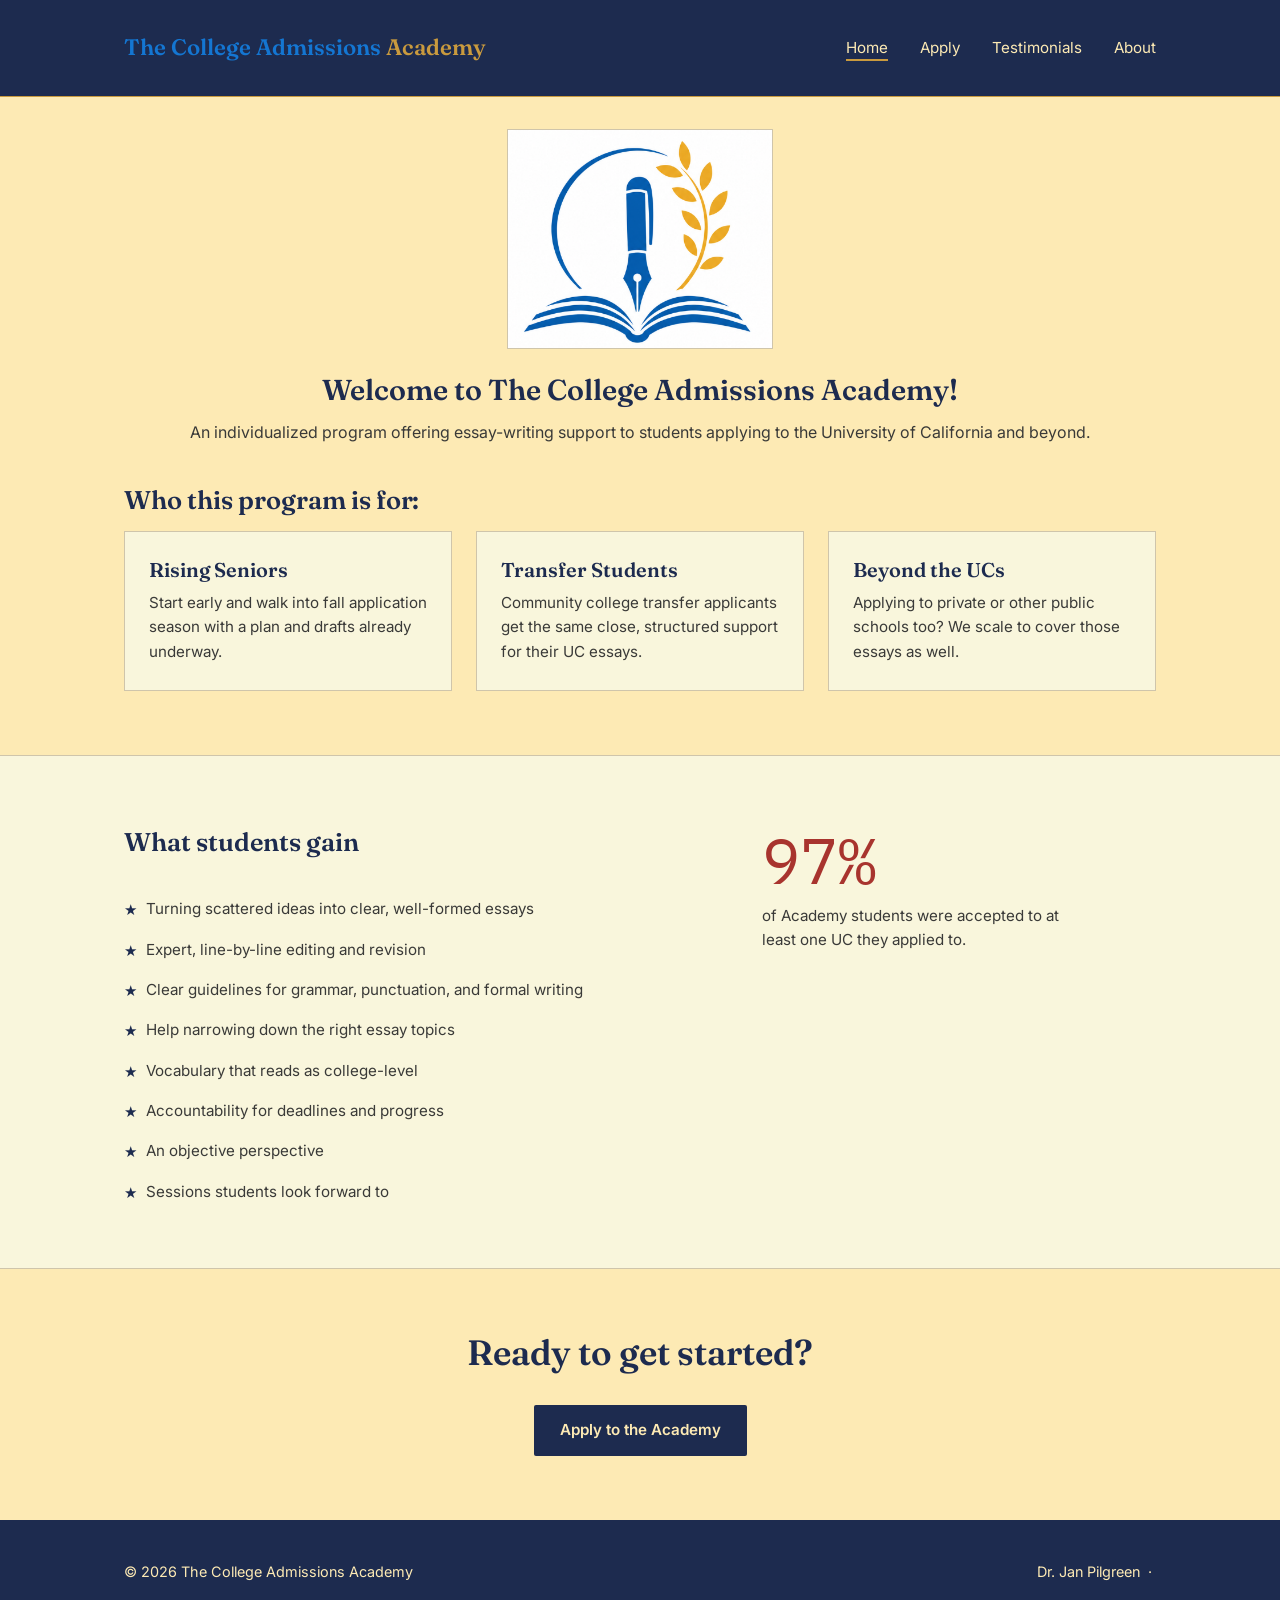
<file: index.html>
<!DOCTYPE html>
<html lang="en">
<head>
    <meta charset="UTF-8">
    <meta name="viewport" content="width=device-width, initial-scale=1.0">
    <title>The College Admissions Academy</title>
    <link rel="stylesheet" href="styles.css">
</head>
<body>

    <header>
        <nav>
            <a href="index.html" class="logo">The College Admissions <span>Academy</span></a>
            <ul class="nav-links">
                <li><a href="index.html" class="active">Home</a></li>
                <li><a href="apply.html">Apply</a></li>
                <li><a href="testimonials.html">Testimonials</a></li>
                <li><a href="about-tutor.html">About</a></li>
                
            </ul>
            <button class="nav-toggle" aria-label="Toggle menu" onclick="this.closest('nav').querySelector('.nav-links').classList.toggle('open')">
                <span></span><span></span><span></span>
            </button>
        </nav>
    </header>
 
 
    <!-- What it is -->
    <section class="home-intro">
        <div class="container">
            <div class="intro-grid">
                <div class="intro-image">
                    <img src="logo_placeholder.png" alt="The College Admissions Academy">
                </div>

                <div class="section-head">
                    <h4>Welcome to The College Admissions Academy!</h4>
                    <p style="margin-top: 14px;">
                        An individualized program offering essay-writing support to students
                        applying to the University of California and beyond.
                    </p>
                </div>
            </div>

            <h5 class="audience-heading">Who this program is for:</h5>

            <div class="cards">
                <div class="card">
                    <h3>Rising Seniors</h3>
                    <p>Start early and walk into fall application season with a plan and drafts already underway.</p>
                </div>
                <div class="card">
                    <h3>Transfer Students</h3>
                    <p>Community college transfer applicants get the same close, structured support for their UC essays.</p>
                </div>
                <div class="card">
                    <h3>Beyond the UCs</h3>
                    <p>Applying to private or other public schools too? We scale to cover those essays as well.</p>
                </div>
            </div>
        </div>
    </section>
 
    <!-- Results -->
    <section class="alt">
        <div class="container">
            <div class="results-layout">
                <div class="results-content">
                    <div class="section-head">
                        <h5>What students gain</h5>
                    </div>

                    <ul class="advantages">
                        <li>Turning scattered ideas into clear, well-formed essays</li>
                        <li>Expert, line-by-line editing and revision</li>
                        <li>Clear guidelines for grammar, punctuation, and formal writing</li>
                        <li>Help narrowing down the right essay topics</li>
                        <li>Vocabulary that reads as college-level</li>
                        <li>Accountability for deadlines and progress</li>
                        <li>An objective perspective</li>
                        <li>Sessions students look forward to</li>
                    </ul>
                </div>

                <div class="headline-stat">
                    <span class="number mono-stat"><span data-key="success_rate">97</span>%</span>
                    <span class="label">of Academy students were accepted to at least one UC they applied to.</span>
                </div>
            </div>
        </div>
    </section>


 
    <!-- CTA -->
    <section>
        <div class="container" style="text-align: center;">
            <h2>Ready to get started?</h2>
            <a href="apply.html" class="btn btn-primary" style="margin-top: 32px; display: inline-block;">Apply to the Academy</a>
        </div>
    </section>
 
    <footer>
        <div class="container">
            <span>&copy; 2026 The College Admissions Academy</span>
            <span>Dr. Jan Pilgreen &nbsp;&middot;&nbsp; <a href="mailto:jpilgreen1006@gmail.com" data-key="email_address" data-mailto></a></span>
        </div>
    </footer>
    

    <script src="data.js"></script>

    
</body>
</html>
</file>
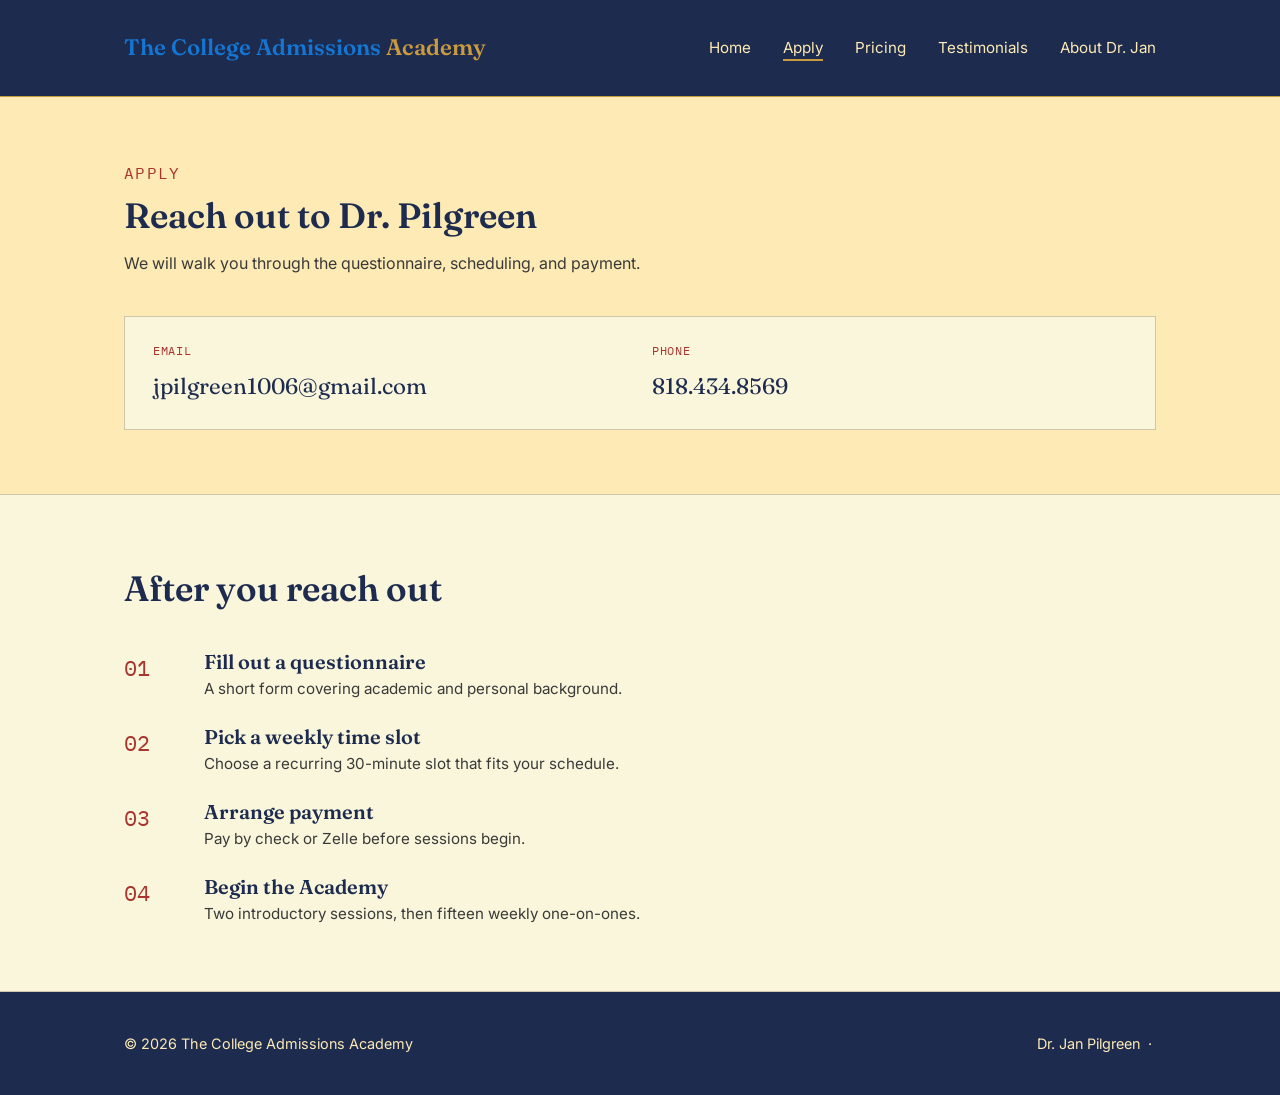
<file: apply(relic).html>
<!DOCTYPE html>
<html lang="en">
<head>
    <meta charset="UTF-8">
    <meta name="viewport" content="width=device-width, initial-scale=1.0">
    <title>Apply | The College Admissions Academy</title>
    <link rel="stylesheet" href="styles.css">
</head>
<body>
 
    <header>
        <nav>
            <a href="index.html" class="logo">The College Admissions <span>Academy</span></a>
            <ul class="nav-links">
                <li><a href="index.html">Home</a></li>
                <li><a href="apply.html" class="active">Apply</a></li>
                <li><a href="pricing.html">Pricing</a></li>
                <li><a href="testimonials.html">Testimonials</a></li>
                <li><a href="about-tutor.html">About Dr. Jan</a></li>
            </ul>
            <button class="nav-toggle" aria-label="Toggle menu" onclick="this.closest('nav').querySelector('.nav-links').classList.toggle('open')">
                <span></span><span></span><span></span>
            </button>
        </nav>
    </header>
 
    <!-- Contact block -->
    <section>
        <div class="container">
            <div class="section-head">
                <p class="eyebrow">Apply</p>
                <h2>Reach out to Dr. Pilgreen</h2>
                <p style="margin-top: 14px;">
                    We will walk
                    you through the questionnaire, scheduling, and payment.
                </p>
            </div>
 
            <div class="contact-card">
                <div>
                    <span class="contact-label">Email</span>
                    <a class="contact-value" href="mailto:jpilgreen1006@gmail.com">
                        jpilgreen1006@gmail.com
                    </a>
                </div>
                <div>
                    <span class="contact-label">Phone</span>
                    <a class="contact-value" href="tel:8184348569">
                        818.434.8569
                    </a>
                </div>
            </div>
        </div>
        </div>
    </section>
 
    <!-- Process -->
    <section class="alt">
        <div class="container">
            <div class="section-head">
                <h2>After you reach out</h2>
            </div>
 
            <ol class="steps">
                <li>
                    <span class="step-number">01</span>
                    <div>
                        <h3>Fill out a questionnaire</h3>
                        <p>A short form covering academic and personal background.</p>
                    </div>
                </li>
                <li>
                    <span class="step-number">02</span>
                    <div>
                        <h3>Pick a weekly time slot</h3>
                        <p>Choose a recurring 30-minute slot that fits your schedule.</p>
                    </div>
                </li>
                <li>
                    <span class="step-number">03</span>
                    <div>
                        <h3>Arrange payment</h3>
                        <p>Pay by check or Zelle before sessions begin.</p>
                    </div>
                </li>
                <li>
                    <span class="step-number">04</span>
                    <div>
                        <h3>Begin the Academy</h3>
                        <p>Two introductory sessions, then fifteen weekly one-on-ones.</p>
                    </div>
                </li>
            </ol>
        </div>
    </section>
 
    <footer>
        <div class="container">
            <span>&copy; 2026 The College Admissions Academy</span>
            <span>Dr. Jan Pilgreen &nbsp;&middot;&nbsp; <a href="mailto:jpilgreen1006@gmail.com" data-key="email_address" data-mailto></a></span>
        </div>
    </footer>
 
    <script src="data.js"></script>
</body>
</html>
</file>
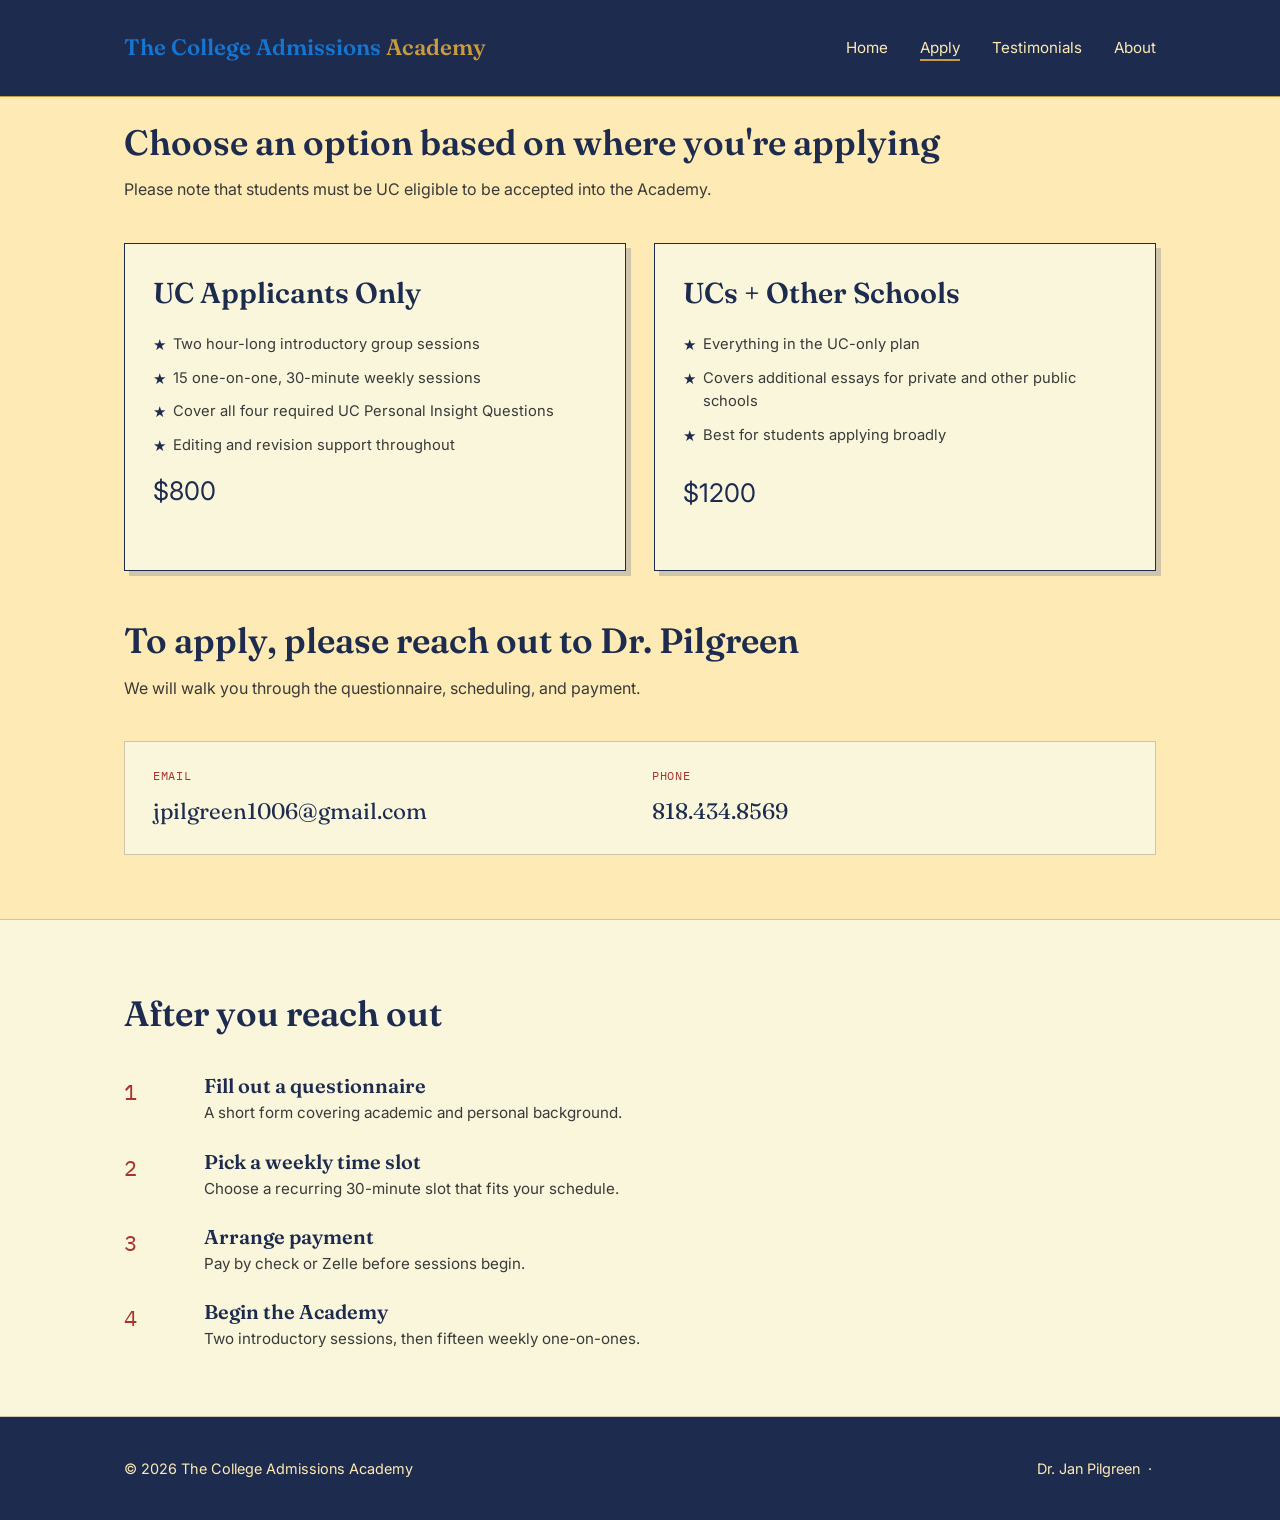
<file: apply.html>
<!DOCTYPE html>
<html lang="en">
<head>
    <meta charset="UTF-8">
    <meta name="viewport" content="width=device-width, initial-scale=1.0">
    <title>Apply | The College Admissions Academy</title>
    <link rel="stylesheet" href="styles.css">
</head>
<body>
 
    <header>
        <nav>
            <a href="index.html" class="logo">The College Admissions <span>Academy</span></a>
            <ul class="nav-links">
                <li><a href="index.html">Home</a></li>
                <li><a href="apply.html" class="active">Apply</a></li>
                <li><a href="testimonials.html">Testimonials</a></li>
                <li><a href="about-tutor.html">About</a></li>
            </ul>
            <button class="nav-toggle" aria-label="Toggle menu" onclick="this.closest('nav').querySelector('.nav-links').classList.toggle('open')">
                <span></span><span></span><span></span>
            </button>
        </nav>
    </header>
 
    <!-- Pricing intro -->
    <section class="pricing-options">
        <div class="container">
            <div class="section-head">
                <h2>Choose an option based on where you're applying</h2>
                <p style="margin-top: 14px;">
                    Please note that students must be UC eligible to be accepted into the Academy.
                </p>
            </div>
 
            <div class="pricing-cards">
                <div class="price-card price-card-highlight">
                    <h4 class="uc-plan-heading">UC Applicants Only</h4>
                    <ul class="price-features">
                        <li>Two hour-long introductory group sessions</li>
                        <li>15 one-on-one, 30-minute weekly sessions</li>
                        <li>Cover all four required UC Personal Insight Questions</li>
                        <li>Editing and revision support throughout</li>
                        <p class="price-amount mono-stat">$<span data-key="UCprice">800</span></p>

                    </ul>
                </div>
 
                <div class="price-card price-card-highlight">
                    <h4 class="uc-plan-heading">UCs + Other Schools</h4>
                    <ul class="price-features">
                        <li>Everything in the UC-only plan</li>
                        <li>Covers additional essays for private and other public schools</li>
                        <li>Best for students applying broadly</li>
                    </ul>
                    <p class="price-amount mono-stat">$<span data-key="all_schools_price">1200</span></p>

                </div>
            </div>
        </div>
    </section>
 


    <section class="pricing-contact">
        <div class="container">
            <div class="section-head">
                <h2>To apply, please reach out to Dr. Pilgreen</h2>
                <p style="margin-top: 14px;">
                    We will walk
                    you through the questionnaire, scheduling, and payment.
                </p>
            </div>
 
            <div class="contact-card">
                <div>
                    <span class="contact-label">Email</span>
                    <a class="contact-value" href="mailto:jpilgreen1006@gmail.com">
                        jpilgreen1006@gmail.com
                    </a>
                </div>
                <div>
                    <span class="contact-label">Phone</span>
                    <a class="contact-value" href="tel:8184348569">
                        818.434.8569
                    </a>
                </div>
            </div>
        </div>
    </section>

    <!-- Process -->
    <section class="alt">
        <div class="container">
            <div class="section-head">
                <h2>After you reach out</h2>
            </div>
 
            <ol class="steps">
                <li>
                    <span class="step-number">1</span>
                    <div>
                        <h3>Fill out a questionnaire</h3>
                        <p>A short form covering academic and personal background.</p>
                    </div>
                </li>
                <li>
                    <span class="step-number">2</span>
                    <div>
                        <h3>Pick a weekly time slot</h3>
                        <p>Choose a recurring 30-minute slot that fits your schedule.</p>
                    </div>
                </li>
                <li>
                    <span class="step-number">3</span>
                    <div>
                        <h3>Arrange payment</h3>
                        <p>Pay by check or Zelle before sessions begin.</p>
                    </div>
                </li>
                <li>
                    <span class="step-number">4</span>
                    <div>
                        <h3>Begin the Academy</h3>
                        <p>Two introductory sessions, then fifteen weekly one-on-ones.</p>
                    </div>
                </li>
            </ol>
        </div>
    </section>
 
    <footer>
        <div class="container">
            <span>&copy; 2026 The College Admissions Academy</span>
            <span>Dr. Jan Pilgreen &nbsp;&middot;&nbsp; <a href="mailto:jpilgreen1006@gmail.com" data-key="email_address" data-mailto></a></span>
        </div>
    </footer>
 
    <script src="data.js"></script>
</body>
</html>
</file>
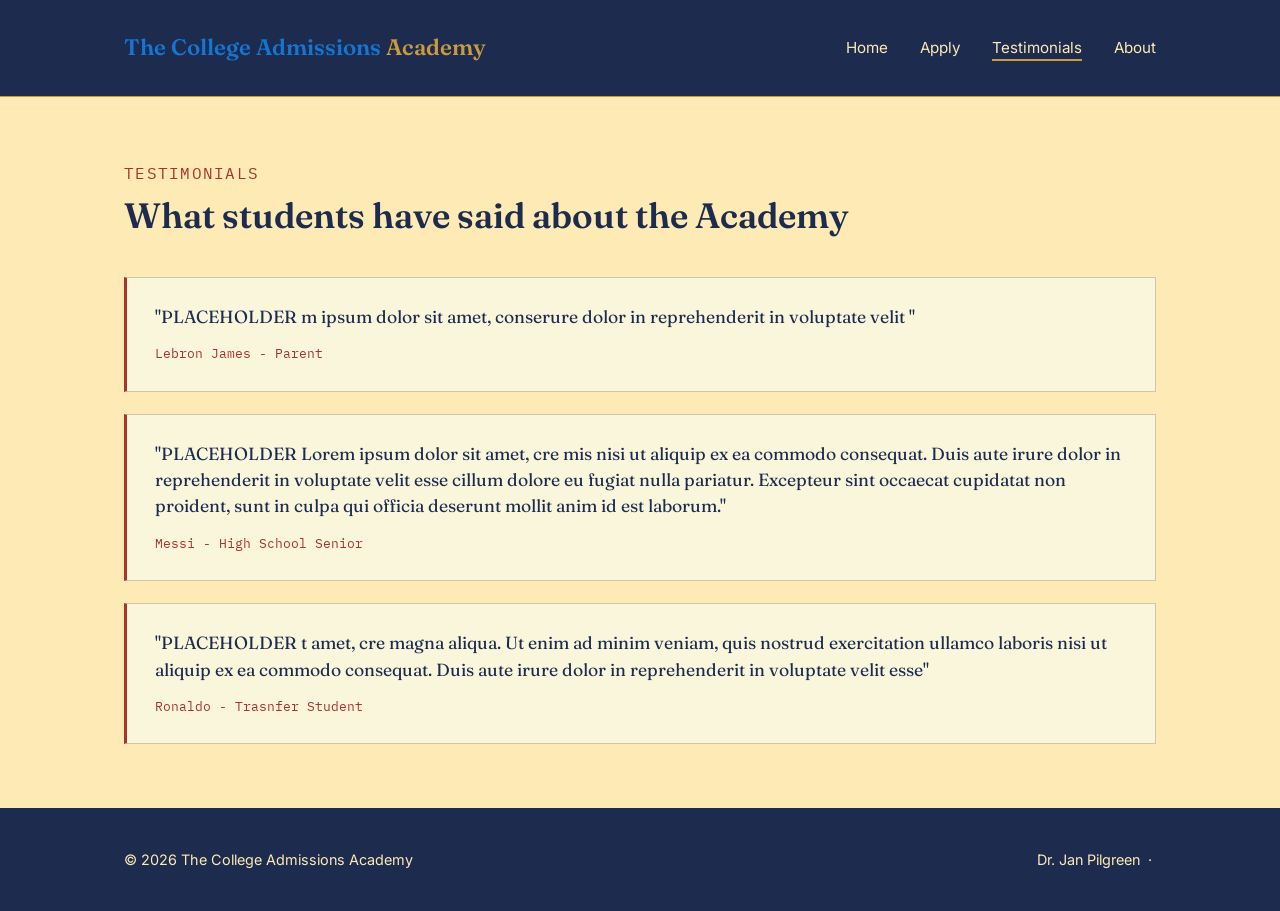
<file: testimonials.html>
<!DOCTYPE html>
<html lang="en">
<head>
    <meta charset="UTF-8">
    <meta name="viewport" content="width=device-width, initial-scale=1.0">
    <title>Testimonials | The College Admissions Academy</title>
    <link rel="stylesheet" href="styles.css">
</head>
<body>
 
    <header>
        <nav>
            <a href="index.html" class="logo">The College Admissions <span>Academy</span></a>
            <ul class="nav-links">
                <li><a href="index.html">Home</a></li>
                <li><a href="apply.html">Apply</a></li>
                <li><a href="testimonials.html" class="active">Testimonials</a></li>
                <li><a href="about-tutor.html">About</a></li>
            </ul>
            <button class="nav-toggle" aria-label="Toggle menu" onclick="this.closest('nav').querySelector('.nav-links').classList.toggle('open')">
                <span></span><span></span><span></span>
            </button>
        </nav>
    </header>
 
    <!-- Intro -->
    <section>
        <div class="container">
            <div class="section-head">
                <p class="eyebrow">Testimonials</p>
                <h2>What students have said about the Academy</h2>
            </div>
 
            <!--
                ============================================
                TESTIMONIAL LIST
                To add a new testimonial, copy one full
                <div class="testimonial"> ... </div> block
                and paste it below the last one, then edit
                the quote and the name/role line.
                ============================================
            -->
            <div class="testimonial-list">
 
                <div class="testimonial">
                    <p class="quote">
                        "PLACEHOLDER m ipsum dolor sit amet, conserure dolor in reprehenderit in voluptate velit "
                    </p>
                    <p class="attribution">Lebron James - Parent</p>
                </div>
 
                <div class="testimonial">
                    <p class="quote">
                        "PLACEHOLDER Lorem ipsum dolor sit amet, cre mis nisi ut aliquip ex ea commodo consequat. Duis aute irure dolor in reprehenderit in voluptate velit esse cillum dolore eu fugiat nulla pariatur. Excepteur sint occaecat cupidatat non proident, sunt in culpa qui officia deserunt mollit anim id est laborum."
                    </p>
                    <p class="attribution">Messi - High School Senior</p>
                </div>
 
                <div class="testimonial">
                    <p class="quote">
                        "PLACEHOLDER t amet, cre magna aliqua. Ut enim ad minim veniam, quis nostrud exercitation ullamco laboris nisi ut aliquip ex ea commodo consequat. Duis aute irure dolor in reprehenderit in voluptate velit esse"
                    </p>
                    <p class="attribution">Ronaldo - Trasnfer Student</p>
                </div>
 
            </div>
        </div>
    </section>
 
 
    <footer>
        <div class="container">
            <span>&copy; 2026 The College Admissions Academy</span>
            <span>Dr. Jan Pilgreen &nbsp;&middot;&nbsp; <a href="mailto:jpilgreen1006@gmail.com" data-key="email_address" data-mailto></a></span>
        </div>
    </footer>
 
    <script src="data.js"></script>
</body>
</html>
</file>
<file: styles.css>
@import url('https://fonts.googleapis.com/css2?family=Fraunces:opsz,wght@9..144,400;9..144,600;9..144,700&family=Inter:wght@400;500;600&family=IBM+Plex+Mono:wght@500&display=swap');

:root {
    --paper: #fdeab4;
    --ink: #1D2B4F;
    --red: #A8342E;
    --gold: #C99A3E;
    --charcoal: #3A3A38;
    --line: #cfc5ab;
    --ucblue: #1476d2;
    --altcolor: #f9f6dc;

    /*cfc5ab*/
    --font-display: 'Fraunces', serif;
    --font-body: 'Inter', sans-serif;
    --font-mono: 'IBM Plex Mono', monospace;
}

* {
    margin: 0;
    padding: 0;
    box-sizing: border-box;
}

html {
    scroll-behavior: smooth;
}

body {
    min-height: 100vh;
    display: flex;
    flex-direction: column;
    background: var(--paper);
    color: var(--charcoal);
    font-family: var(--font-body);
    line-height: 1.6;
}

img {
    max-width: 100%;
    display: block;
}

a {
    color: inherit;
    text-decoration: none;
}

h1, h2, h3, h4, h5 {
    font-family: var(--font-display);
    color: var(--ink);
    line-height: 1.15;
}

h1 { font-size: clamp(2.2rem, 5vw, 3.4rem); font-weight: 600; }
h2 { font-size: clamp(1.6rem, 3vw, 2.2rem); font-weight: 600; }
h4 { font-size: 1.8rem; font-weight: 600; }
h3 { font-size: 1.25rem; font-weight: 600; }
h5 { font-size: 1.6rem; font-weight: 600; }

.eyebrow {
    font-family: var(--font-mono);
    font-size: 0.99rem;
    letter-spacing: 0.08em;
    text-transform: uppercase;
    color: var(--red);
}

.mono-stat {
    font-family: var(--font-mono);
}

.container {
    max-width: 1080px;
    margin: 0 auto;
    padding: 0 24px;
}

/* ---------- Navigation ---------- */

header {
    background: var(--ink);
    border-bottom: 1px solid var(--gold);
    position: sticky;
    top: 0;
    z-index: 100;
}

nav {
    max-width: 1080px;
    position: relative;
    margin: 0 auto;
    padding: 30px 24px;
    display: flex;
    align-items: center;
    justify-content: space-between;
}

.logo {
    font-family: var(--font-display);
    font-weight: 600;
    font-size: clamp(1.15rem, 2.2vw, 1.4rem);
    color: var(--ucblue);
}

.logo span {
    color: var(--gold);
}

.nav-links {
    display: flex;
    gap: 32px;
    list-style: none;
    font-size: 0.95rem;
    color: var(--paper);
}

.nav-links a {
    position: relative;
    padding-bottom: 4px;
}

.nav-links a::after {
    content: "";
    position: absolute;
    left: 0;
    bottom: 0;
    width: 0;
    height: 2px;
    background: var(--gold);
    transition: width 0.2s ease;
}

.nav-links a:hover::after,
.nav-links a.active::after {
    width: 100%;
}

.nav-toggle {
    display: none;
    background: none;
    border: none;
    cursor: pointer;
    flex-direction: column;
    gap: 5px;
    padding: 6px;
}

.nav-toggle span {
    width: 24px;
    height: 2px;
    background: var(--paper);
    display: block;
}

/* ---------- Hero ---------- */

.hero {
    padding: 80px 0 60px;
    border-bottom: 1px solid var(--line);
}

.hero .container {
    display: grid;
    grid-template-columns: 1.1fr 0.9fr;
    gap: 56px;
    align-items: center;
}

.hero h1 {
    margin: 14px 0 20px;
}

.hero p.lede {
    font-size: 1.1rem;
    max-width: 46ch;
    margin-bottom: 28px;
}

/* Annotated-manuscript hero graphic */
.manuscript {
    background: var(--altcolor);
    border: 1px solid var(--line);
    box-shadow: 6px 6px 0 var(--line);
    padding: 32px 30px;
    font-family: var(--font-mono);
    font-size: 0.85rem;
    color: var(--charcoal);
    position: relative;
}

.manuscript .redline {
    text-decoration: underline wavy var(--red);
    text-decoration-thickness: 1px;
}

.manuscript .comment {
    display: inline-block;
    margin-top: 18px;
    padding: 8px 12px;
    background: var(--paper);
    border-left: 3px solid var(--red);
    font-size: 0.78rem;
    color: var(--red);
}

/* ---------- Buttons ---------- */

.btn {
    display: inline-block;
    font-family: var(--font-body);
    font-weight: 600;
    font-size: 0.95rem;
    padding: 13px 26px;
    border-radius: 2px;
    transition: transform 0.15s ease, background 0.15s ease;
}

.btn-primary {
    background: var(--ink);
    color: var(--paper);
}

.btn-primary:hover {
    background: var(--red);
}

.btn-outline {
    border: 1.5px solid var(--ink);
    color: var(--ink);
}

.btn-outline:hover {
    border-color: var(--red);
    color: var(--red);
}

/* ---------- Intro grid (text + image) ---------- */
 
.intro-grid {
    display: grid;
    grid-template-columns: 1fr;
    gap: 24px;
    align-items: start;
    margin-bottom: 40px;
}

.home-intro {
    padding-top: 32px;
}
 
.intro-grid .section-head {
    width: 100%;
    margin-bottom: 0;
    text-align: center;
}

.audience-heading {
    margin-bottom: 16px;
}

.intro-image img {
    display: block;
    width: auto;
    max-width: 100%;
    max-height: 220px;
    margin: 0 auto;
    border: 1px solid var(--line);
}
 


/* ---------- Sections ---------- */

section {
    padding: 64px 0;
}

section.alt {
    background: var(--altcolor);
    border-top: 1px solid var(--line);
    border-bottom: 1px solid var(--line);
}

.section-head {
    width: 80%;
    max-width: none;
    margin-bottom: 40px;
}

.section-head h2 {
    margin-top: 10px;
}

/* ---------- Stat row ---------- */

.stats {
    display: grid;
    grid-template-columns: repeat(3, 1fr);
    gap: 24px;
    margin-top: 12px;
}

.stat {
    border-top: 2px solid var(--ink);
    padding-top: 12px;
}

.stat .number {
    font-family: var(--font-mono);
    font-size: 2rem;
    color: var(--red);
    display: block;
}

.stat .label {
    font-size: 0.9rem;
    color: var(--charcoal);
}

/* ---------- Pricing cards ---------- */
 
.pricing-cards {
    display: grid;
    grid-template-columns: 1fr 1fr;
    gap: 28px;
    margin-top: 8px;
}

.pricing-options {
    padding-top: 16px;
    padding-bottom: 40px;
}

.pricing-contact {
    padding-top: 0;
}
 
.price-card {
    background: var(--altcolor);
    border: 1px solid var(--line);
    padding: 32px 28px;
}
 
.price-card-highlight {
    border: 1.5px solid var(--ink);
    box-shadow: 5px 5px 0 var(--line);
}
 
.price-amount {
    font-family: var(--font-body);
    font-size: 1.6rem;
    color: var(--ink);
    margin: 14px 0 4px;
}
 
.price-note {
    font-size: 0.85rem;
    color: var(--charcoal);
    margin-bottom: 20px;
}
 
.price-features {
    list-style: none;
    margin-bottom: 26px;
}

.uc-plan-heading {
    margin-bottom: 24px;
}
 
.price-features li {
    position: relative;
    padding-left: 20px;
    font-size: 0.92rem;
    margin-bottom: 10px;
}
 
.price-features li::before {
    content: "\2605";
    position: absolute;
    left: 0;
    color: var(--ink);
    font-family: var(--font-mono);
}
 

/* ---------- Contact card ---------- */
 
.contact-card {
    background: var(--altcolor);
    border: 1px solid var(--line);
    padding: 24px 28px;
    display: grid;
    grid-template-columns: 1fr 1fr;
    gap: 24px;
    margin-top: 8px;
}
 
.contact-label {
    display: block;
    font-family: var(--font-mono);
    font-size: 0.78rem;
    letter-spacing: 0.06em;
    text-transform: uppercase;
    color: var(--red);
    margin-bottom: 8px;
}
 
.contact-value {
    font-family: var(--font-display);
    font-size: 1.4rem;
    color: var(--ink);
}
 
.contact-value:hover {
    color: var(--red);
}
 
/* ---------- Steps ---------- */
 
.steps {
    list-style: none;
    display: flex;
    flex-direction: column;
    gap: 24px;
    margin-top: 8px;
}
 
.steps li {
    display: grid;
    grid-template-columns: 60px 1fr;
    gap: 20px;
    align-items: start;
}
 
.step-number {
    font-family: var(--font-mono);
    font-size: 1.4rem;
    color: var(--red);
}
 
.steps h3 {
    margin-bottom: 4px;
}
 
.steps p {
    font-size: 0.95rem;
}


/* ---------- Author bio ---------- */
 
.author-bio {
    display: grid;
    grid-template-columns: 0.8fr 1.2fr;
    gap: 48px;
    align-items: start;
}
 
.author-photo img {
    width: 100%;
    border: 1px solid var(--line);
}
 
.author-role {
    font-family: var(--font-mono);
    font-size: 0.85rem;
    color: var(--red);
    margin: 6px 0 20px;
}
 
.author-text p {
    margin-bottom: 16px;
}
 


/* ---------- Testimonials ---------- */
 
.testimonial-list {
    display: grid;
    grid-template-columns: 1fr;
    gap: 22px;
    margin-top: 8px;
}
 
.testimonial {
    background: var(--altcolor);
    border: 1px solid var(--line);
    border-left: 3px solid var(--red);
    padding: 26px 28px;
}
 
.testimonial .quote {
    font-family: var(--font-display);
    font-size: 1.1rem;
    color: var(--ink);
    line-height: 1.5;
}
 
.testimonial .attribution {
    margin-top: 14px;
    font-family: var(--font-mono);
    font-size: 0.8rem;
    color: var(--red);
}
 
/* ---------- Footer ---------- */
 
footer {
    margin-top: auto;
    background: var(--ink);
    color: var(--paper);
    padding: 40px 0;
    font-size: 0.9rem;
}
 
footer .container {
    display: flex;
    justify-content: space-between;
    align-items: center;
    flex-wrap: wrap;
    gap: 16px;
}
 
footer a:hover {
    color: var(--gold);
}

/*-------- Results layout (advantages) ---------- */
 
.results-layout {
    display: grid;
    grid-template-columns: 1.2fr 0.8fr;
    gap: 48px;
    align-items: start;
    margin-top: 8px;
}
 
.headline-stat {
    padding-top: 0;
}

.results-content .section-head {
    width: 100%;
}
 
.headline-stat .number {
    font-family: var(--font-mono);
    font-size: 4rem;
    color: var(--red);
    display: block;
    line-height: 1;
}
 
.headline-stat .label {
    display: block;
    margin-top: 12px;
    font-size: 0.95rem;
    max-width: 30ch;
}
 
.advantages {
    list-style: none;
    display: grid;
    grid-template-columns: 1fr;
    gap: 16px 28px;
}
 
.advantages li {
    position: relative;
    padding-left: 22px;
    font-size: 0.95rem;
}
 
.advantages li::before {
    content: "\2605";
    position: absolute;
    left: 0;
    color: var(--ink);
    font-family: var(--font-mono);
}


/* ---------- Cards ---------- */

.cards {
    display: grid;
    grid-template-columns: repeat(3, 1fr);
    gap: 24px;
    margin-top: 8px;
}

.card {
    background: var(--altcolor);
    border: 1px solid var(--line);
    padding: 26px 24px;
}

.card h3 {
    margin-bottom: 10px;
}

.card p {
    font-size: 0.95rem;
}

/* ---------- Footer ---------- */

footer {
    background: var(--ink);
    color: var(--paper);
    padding: 40px 0;
    font-size: 0.9rem;
}

footer .container {
    display: flex;
    justify-content: space-between;
    align-items: center;
    flex-wrap: wrap;
    gap: 16px;
}

footer a:hover {
    color: var(--gold);
}

/* ---------- Responsive ---------- */

@media (max-width: 800px) {
    .section-head {
        width: 100%;
    }

    .hero .container {
        grid-template-columns: 1fr;
    }

    .author-bio {
        grid-template-columns: 1fr;
        gap: 28px;
    }

    .pricing-cards,
    .contact-card {
        grid-template-columns: 1fr;
    }

    .results-layout {
        grid-template-columns: 1fr;
        gap: 32px;
    }

    .advantages {
        grid-template-columns: 1fr;
        gap: 14px;
    }

    .stats,
    .cards {
        grid-template-columns: 1fr;
    }

    .nav-links {
        display: none;
        position: absolute;
        top: 100%;
        left: 0;
        right: 0;
        flex-direction: column;
        gap: 0;
        padding: 10px 24px 18px;
        background: var(--ink);
        border-bottom: 1px solid var(--gold);
        box-shadow: 0 8px 14px rgba(29, 43, 79, 0.08);
    }

    .nav-links.open {
        display: flex;
    }

    .nav-links a {
        display: block;
        padding: 12px 0;
    }

    .nav-toggle {
        display: flex;
        flex-shrink: 0;
    }
}
</file>
